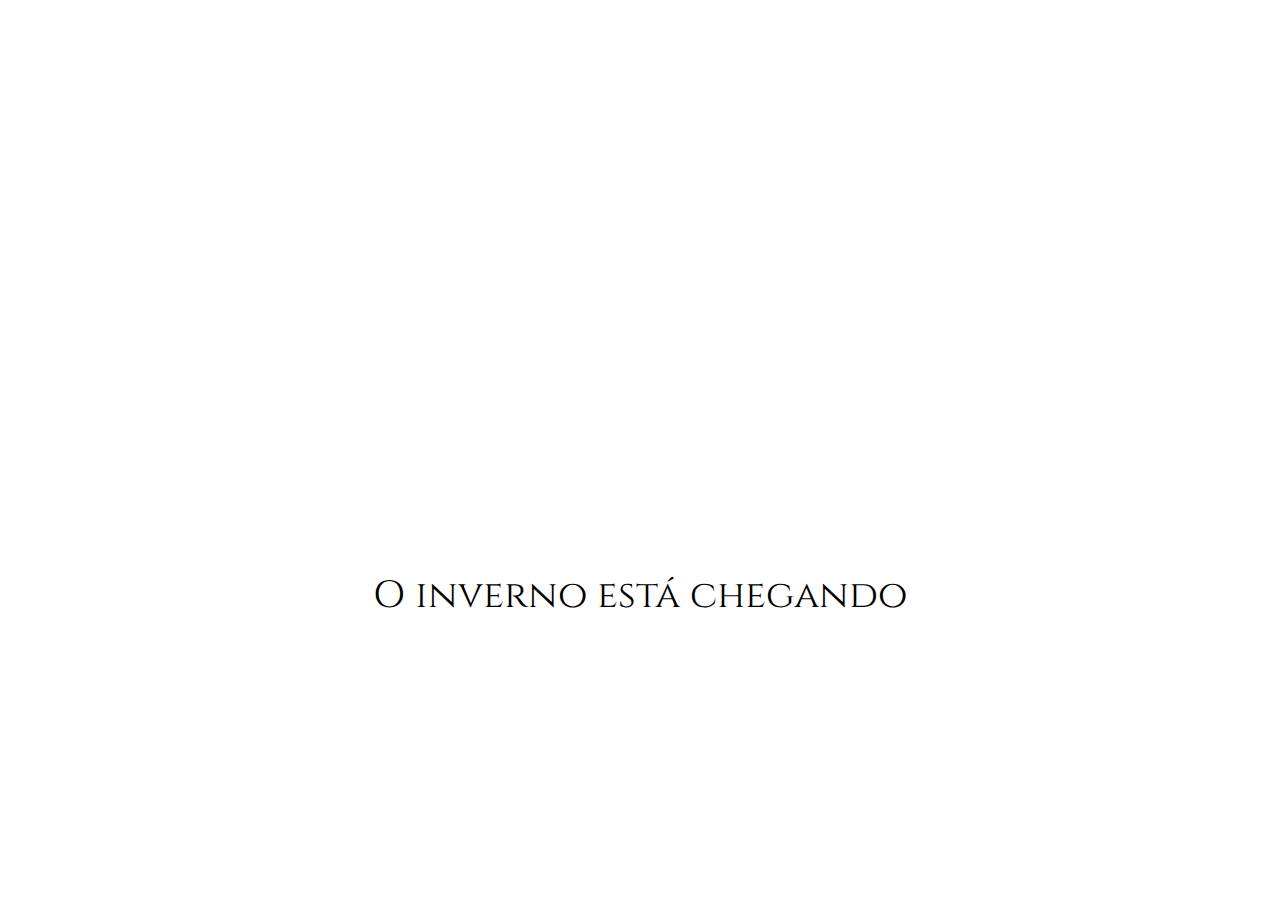
<file: Dark Mode - Um projeto em HTML e CSS/index.html>
<!DOCTYPE html>
<html lang="en">

<head>
    <meta charset="UTF-8">
    <meta http-equiv="X-UA-Compatible" content="IE=edge">
    <meta name="viewport" content="width=device-width, initial-scale=1.0">
    <link rel="preconnect" href="https://fonts.googleapis.com">
    <link rel="preconnect" href="https://fonts.gstatic.com" crossorigin>
    <link href="https://fonts.googleapis.com/css2?family=Cinzel:wght@600&display=swap" rel="stylesheet">
    <link rel="stylesheet" href="index.css">

    <title>CodePen Home Dark Mode - GOT - Alura+</title>
</head>

<body>

    <input id="btn" type="button">
    <label for="btn" class="mudar-tema"></label>

    <section class="container">
        <div class="trono"></div>
        <p>O inverno está chegando</p>
    </section>

    <script src="index.js"></script>
</body>

</html>
</file>
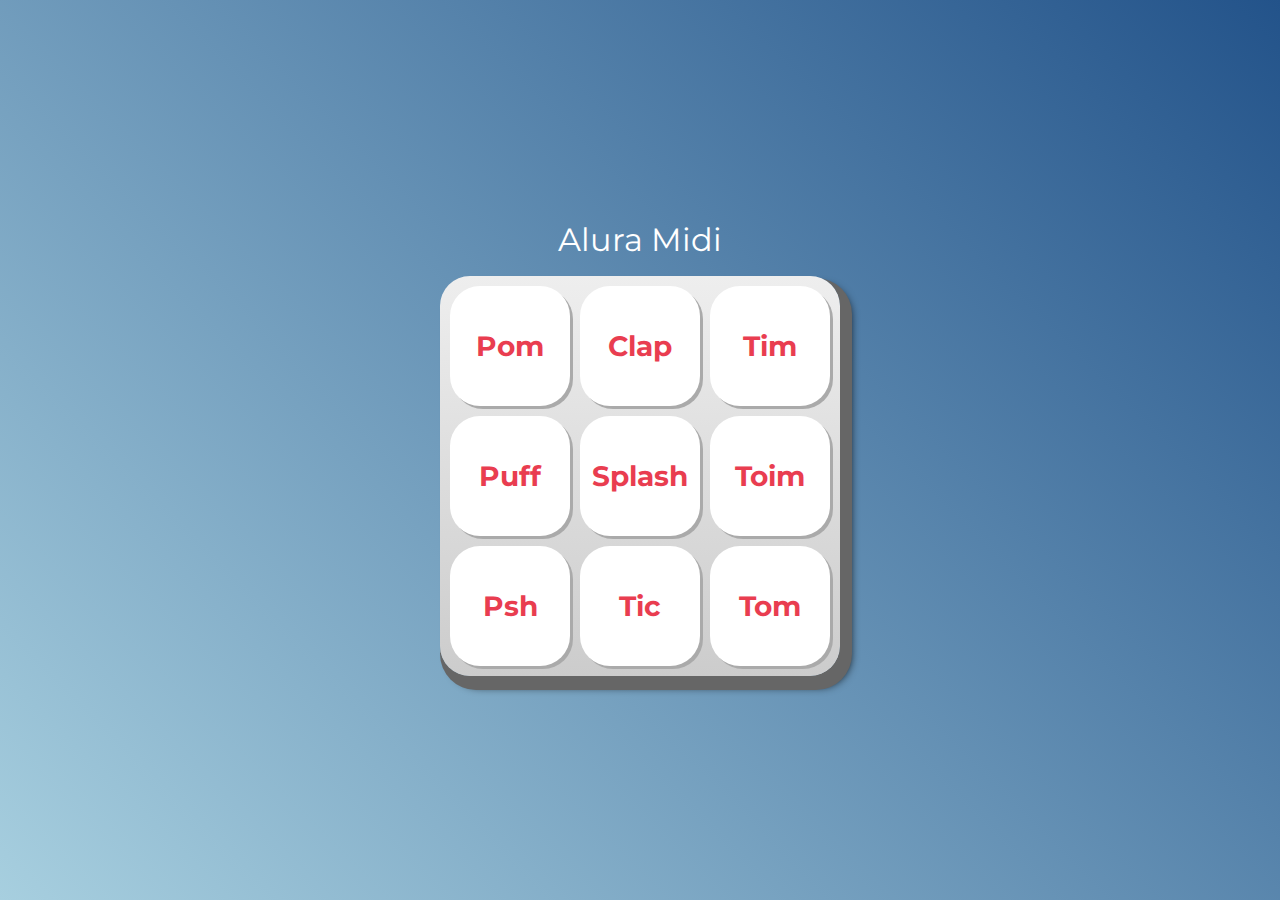
<file: JavaScript para Web - Crie paginas dinamicas/aluramidi/index.html>
<!DOCTYPE html>
<html lang="pt-BR">
<head>
    <meta charset="UTF-8">
    <meta http-equiv="X-UA-Compatible" content="IE=edge">
    <meta name="viewport" content="width=device-width, initial-scale=1.0">

    <title>Alura MIDI</title>

    <link rel="preconnect" href="https://fonts.googleapis.com">
    <link rel="preconnect" href="https://fonts.gstatic.com" crossorigin>
    <link href="https://fonts.googleapis.com/css2?family=Montserrat:wght@500;600&display=swap" rel="stylesheet">

    <link rel="icon" type="image/png" href="images/bateria.png">
    <link rel="stylesheet" href="css/reset.css">
    <link rel="stylesheet" href="css/estilos.css">
    
</head>
<body>
    
    <h1>Alura Midi</h1>
    
    <section class="teclado">
        <button class="tecla tecla_pom">Pom</button>
        <button class="tecla tecla_clap">Clap</button>
        <button class="tecla tecla_tim">Tim</button>
        
        <button class="tecla tecla_puff">Puff</button>
        <button class="tecla tecla_splash">Splash</button>
        <button class="tecla tecla_toim">Toim</button>
        
        <button class="tecla tecla_psh">Psh</button>
        <button class="tecla tecla_tic">Tic</button>
        <button class="tecla tecla_tom">Tom</button>
    </section>
    
    <audio src="sounds/keyq.wav" id="som_tecla_pom"></audio>
    <audio src="sounds/keyw.wav" id="som_tecla_clap"></audio>
    <audio src="sounds/keye.wav" id="som_tecla_tim"></audio>
    <audio src="sounds/keya.wav" id="som_tecla_puff"></audio>
    <audio src="sounds/keys.wav" id="som_tecla_splash"></audio>
    <audio src="sounds/keyd.wav" id="som_tecla_toim"></audio>
    <audio src="sounds/keyz.wav" id="som_tecla_psh"></audio>
    <audio src="sounds/keyx.wav" id="som_tecla_tic"></audio>
    <audio src="sounds/keyc.wav" id="som_tecla_tom"></audio>
    
    <script src="js/main.js"></script>
</body>
</html>
</file>
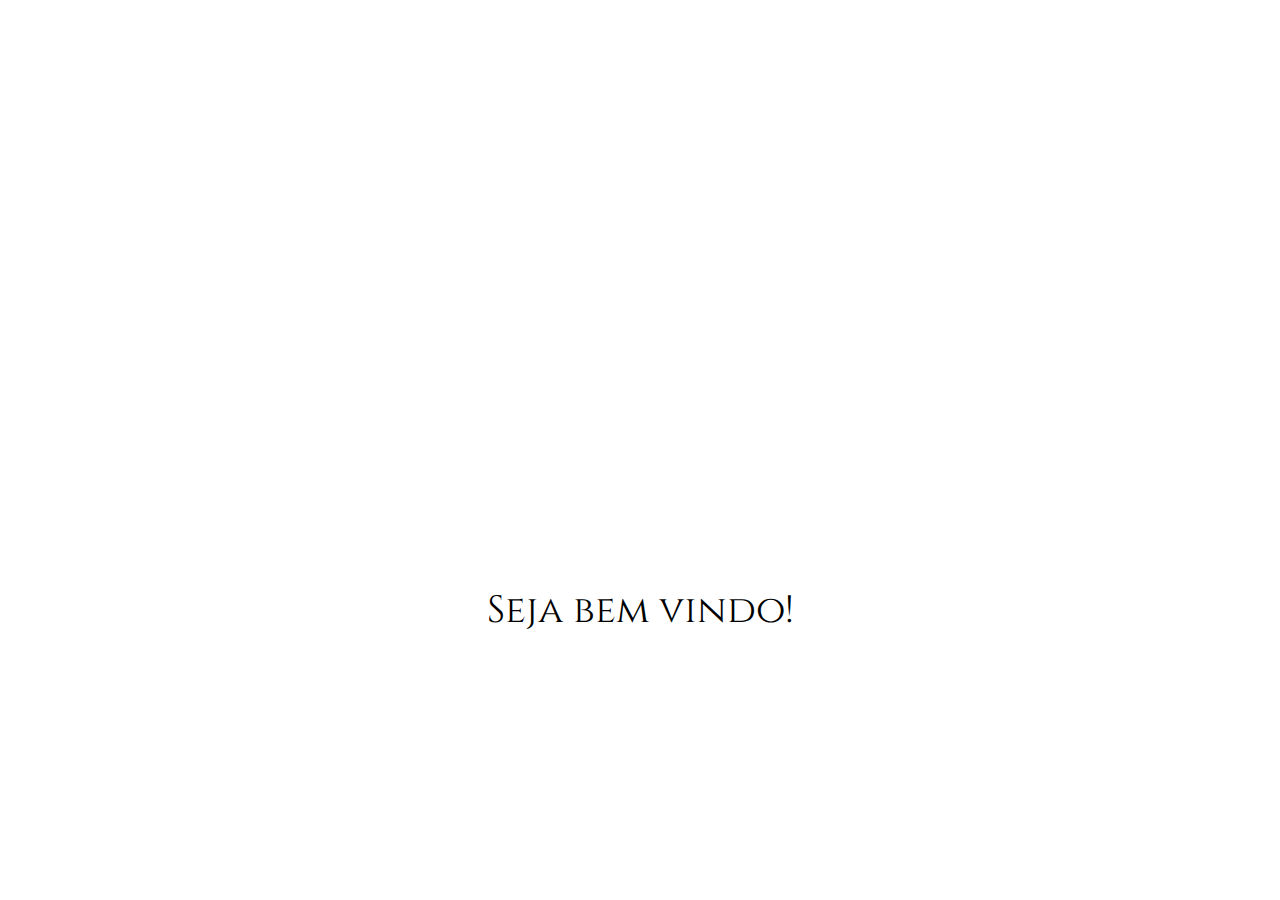
<file: JavaScript - Manipulando o DOM/Exercicio/Exercicio-1/index.html>
<!DOCTYPE html>
<html lang="en" >
<head>
  <meta charset="UTF-8">
  <title>Manipulando o DOM - Aula 1</title>
  <link rel="stylesheet" href="style.css">
</head>
<body>

<!-- fonte  --> 
<link rel="preconnect" href="https://fonts.googleapis.com"> 
<link rel="preconnect" href="https://fonts.gstatic.com" crossorigin>
<link href="https://fonts.googleapis.com/css2?family=Cinzel:wght@600&display=swap" rel="stylesheet">
<!-- fonte  -->

<section class="container">
<div class="trono"></div>
<p id="texto">O inverno está chegando</p>
</section>
<script src="index.js"></script>
</body>
</html>
</file>
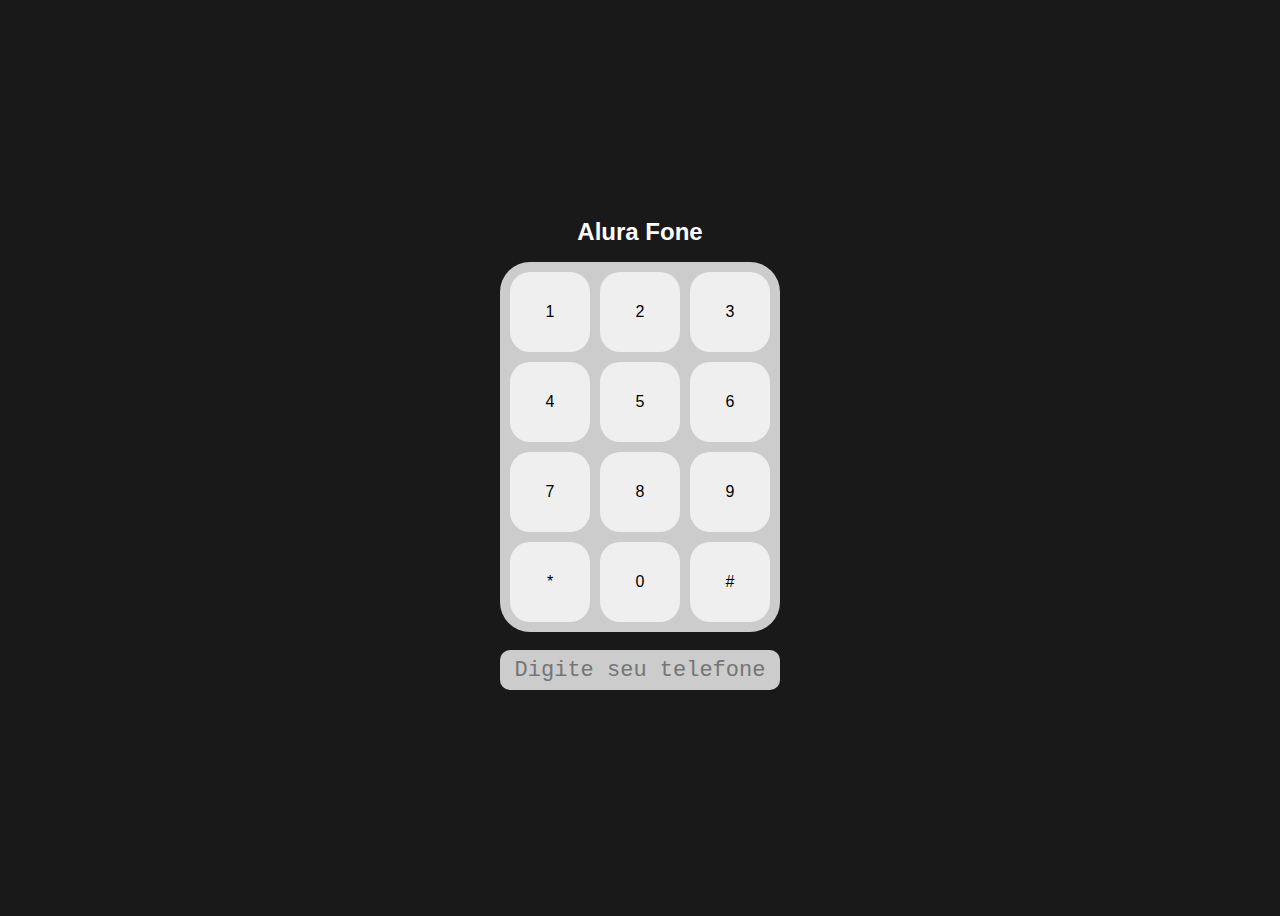
<file: Exercicios/Exercicios-1/desafio.html>
<!DOCTYPE html>
<html lang="pt-BR">
<head>
    <meta charset="UTF-8">
    <meta http-equiv="X-UA-Compatible" content="IE=edge">
    <meta name="viewport" content="width=device-width, initial-scale=1.0">
    <link rel="stylesheet" href="desafio-estilo.css">
    <script src="desafio-script.js"></script>
    <title>Document</title>
</head>
<body>
    <h1>Alura Fone</h1>
    <section class="teclado">
        <input type="button" value="1">
        <input type="button" value="2">
        <input type="button" value="3">
        <input type="button" value="4">
        <input type="button" value="5">
        <input type="button" value="6">
        <input type="button" value="7">
        <input type="button" value="8">
        <input type="button" value="9">
        <input type="button" value="*">
        <input type="button" value="0">
        <input type="button" value="#">
    </section>
    <br/>
    <input type="tel" placeholder="Digite seu telefone">
</body>
</html>
</file>
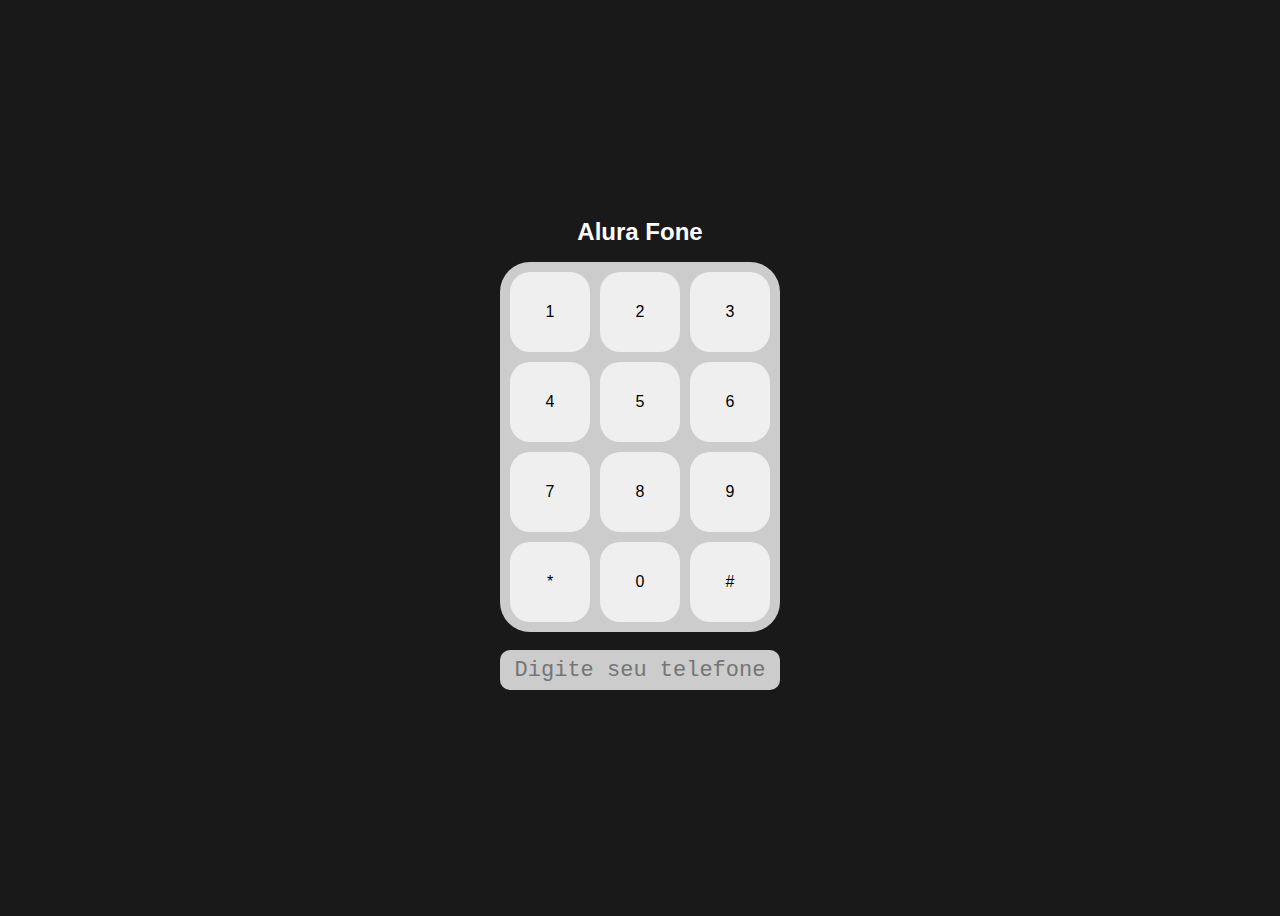
<file: JavaScript para Web - Crie paginas dinamicas/Exercicios/Exercicios-1/desafio.html>
<!DOCTYPE html>
<html lang="pt-BR">
<head>
    <meta charset="UTF-8">
    <meta http-equiv="X-UA-Compatible" content="IE=edge">
    <meta name="viewport" content="width=device-width, initial-scale=1.0">
    <link rel="stylesheet" href="desafio-estilo.css">
    <title>Document</title>
</head>
<body>
    <h1>Alura Fone</h1>
    <section class="teclado">
        <input type="button" value="1">
        <input type="button" value="2">
        <input type="button" value="3">
        <input type="button" value="4">
        <input type="button" value="5">
        <input type="button" value="6">
        <input type="button" value="7">
        <input type="button" value="8">
        <input type="button" value="9">
        <input type="button" value="*">
        <input type="button" value="0">
        <input type="button" value="#">
    </section>
    <br/>
    <input type="tel" placeholder="Digite seu telefone">
    <script src="desafio-script.js"></script>
</body>
</html>
</file>
<file: Dark Mode - Um projeto em HTML e CSS/index.css>
* {
    margin: 0;
    padding: 0;
  }
  
  :root {
    --label-icon: url("https://caelum-online-public.s3.amazonaws.com/1369-alura-mais-dark-mode/lua.png");
    --trono-img: url("https://caelum-online-public.s3.amazonaws.com/1369-alura-mais-dark-mode/trono-preto.png"); 
  }
  
  .dark-mode {
    --bg-cor: black;
    --fonte-cor: #ffffff;
    --label-icon: url("https://caelum-online-public.s3.amazonaws.com/1369-alura-mais-dark-mode/sol.png");
    --trono-img: url("https://caelum-online-public.s3.amazonaws.com/1369-alura-mais-dark-mode/trono-branco.png");
  }
  
  body {
    background: var(--bg-cor);
    color: var(--fonte-cor);
    font-family: 'Cinzel', serif;
    font-size: 38px;
    user-select: none; 
    transition: 2s;
    user-select: none;
  }
  
  .container {
    height: 90vh;
    width: 100%;
    display: flex;
    flex-direction: column;
    justify-content: center;
    align-items: center;
  }
  
  .mudar-tema {
    position: absolute;
    top: 4%;
    left: 2%;
    background-image: var(--label-icon); 
    background-repeat: no-repeat;
    padding: 67px;
    cursor: pointer; 
  }
  
  #btn {
    display: none;
  }
  
  .trono {
    background-image: var(--trono-img);
    background-size: cover;
    width: 450px;
    height: 350px;
    margin-bottom: 30px;
    position: relative;
    top: 10%;
    right: 8%;
  }
</file>
<file: JavaScript para Web - Crie paginas dinamicas/aluramidi/css/estilos.css>
:root {
  --cinza: #aaa;
  --vermelha: #e93d50;
  --vermelha-escura: #af303f;
  --branca: #fff;
  --luz: rgb(229, 255, 0);
}

body {
  align-items: center;
  background: linear-gradient(45deg, #a7cfdf 0%,#23538a 100%);
  display: flex;
  justify-content: center;
  flex-direction: column;
  font-family: 'Montserrat', sans-serif;
  min-height: 100vh;
}

h1 {
  color: var(--branca);
  margin-bottom: 20px;
  font-size: 2rem;
}

.teclado {
  background: linear-gradient(to bottom, #eeeeee 0%,#cccccc 100%);
  box-shadow: 6px 8px 0 6px #666, 10px 10px 10px #000;
  border-radius: 30px;
  display: grid;
  gap: 10px;
  grid-template-columns: repeat(3, 1fr);
  padding: 10px;
}

.tecla {
  background-color: var(--branca);
  border-radius: 30px;
  box-shadow: 3px 3px 0 var(--cinza);
  color: var(--vermelha);
  cursor: pointer;
  height: 120px;
  font-size: 1.75em;
  font-weight: bold;
  line-height: 120px;
  text-align: center;
  width: 120px;
}

.tecla.ativa,
.tecla:active {
  background-color: var(--vermelha);
  border: 4px solid  var(--vermelha);
  box-shadow: 3px 3px 0 var(--vermelha-escura) inset;
  color: var(--branca);
  outline: none;
}

.tecla.focus,
.tecla:focus {
  outline: none;
  box-shadow: 1px 1px 10px var(--luz);
}

.tecla.active:focus,
.tecla:active:focus {
  box-shadow: 3px 3px 0 var(--vermelha-escura) inset, 1px 1px 10px var(--luz);
}
</file>
<file: JavaScript - Manipulando o DOM/Exercicio/Exercicio-1/style.css>
* {
    margin: 0;
    padding: 0;
  }
  
  body {
    background: var(--cor-fundo);
    color: var(--cor-fonte);
    font-family: 'Cinzel', serif;
    font-size: 38px;
    user-select: none;
    transition: 2s;
  }
  
  .container {
    height: 90vh;
    width: 100%;
    display: flex;
    flex-direction: column;
    justify-content: center;
    align-items: center;
  }
  
  .trono {
    background-image: url("https://caelum-online-public.s3.amazonaws.com/1369-alura-mais-dark-mode/trono-preto.png");
    background-size: cover;
    width: 450px;
    height: 350px;
    margin-bottom: 60px;
    position: relative;
    top: 10%;
    right: 4%;
  }
</file>
<file: Exercicios/Exercicios-1/desafio-estilo.css>
* {
    box-sizing: border-box;
  }
  
  body {
    display: flex;
    justify-content: center;
    align-items: center;
    flex-direction: column;
    background-color: #191919;
    min-height: 100vh;
  }
  
  input {
    border: none;
    color: inherit;
    font-size: inherit;
    font-weight: inherit;
    font-family: inherit;
  }
  
  h1 {
    font-family: 'Montserrat', sans-serif;
    font-size: 24px;
    color: #fff;
  }
  
  .teclado {
    display: grid;
    grid-template-columns: repeat(3, 1fr);
    gap: 10px; 
    background-color: #cccccc;
    border-radius: 30px;
    padding: 10px;
  }
  
  input[type=button] {
    border-radius: 20px;
    cursor: pointer;
    font-family: 'Montserrat', sans-serif;
    height: 80px;
    width: 80px;
  }
  
  input[type=tel] {
    background-color: #cccccc;
    border-radius: 10px;
    font-family: monospace;
    font-size: 22px;
    height: 40px;
    margin-bottom: 24px;
    padding: 10px;
    text-align: center;
    width: 280px;
  }
</file>
<file: JavaScript para Web - Crie paginas dinamicas/Exercicios/Exercicios-1/desafio-estilo.css>
* {
    box-sizing: border-box;
  }
  
  body {
    display: flex;
    justify-content: center;
    align-items: center;
    flex-direction: column;
    background-color: #191919;
    min-height: 100vh;
  }

  .ativa {
    background-color: yellow;
  }
  
  input {
    border: none;
    color: inherit;
    font-size: inherit;
    font-weight: inherit;
    font-family: inherit;
  }
  
  h1 {
    font-family: 'Montserrat', sans-serif;
    font-size: 24px;
    color: #fff;
  }
  
  .teclado {
    display: grid;
    grid-template-columns: repeat(3, 1fr);
    gap: 10px; 
    background-color: #cccccc;
    border-radius: 30px;
    padding: 10px;
  }
  
  input[type=button] {
    border-radius: 20px;
    cursor: pointer;
    font-family: 'Montserrat', sans-serif;
    height: 80px;
    width: 80px;
  }
  
  input[type=tel] {
    background-color: #cccccc;
    border-radius: 10px;
    font-family: monospace;
    font-size: 22px;
    height: 40px;
    margin-bottom: 24px;
    padding: 10px;
    text-align: center;
    width: 280px;
  }
</file>
